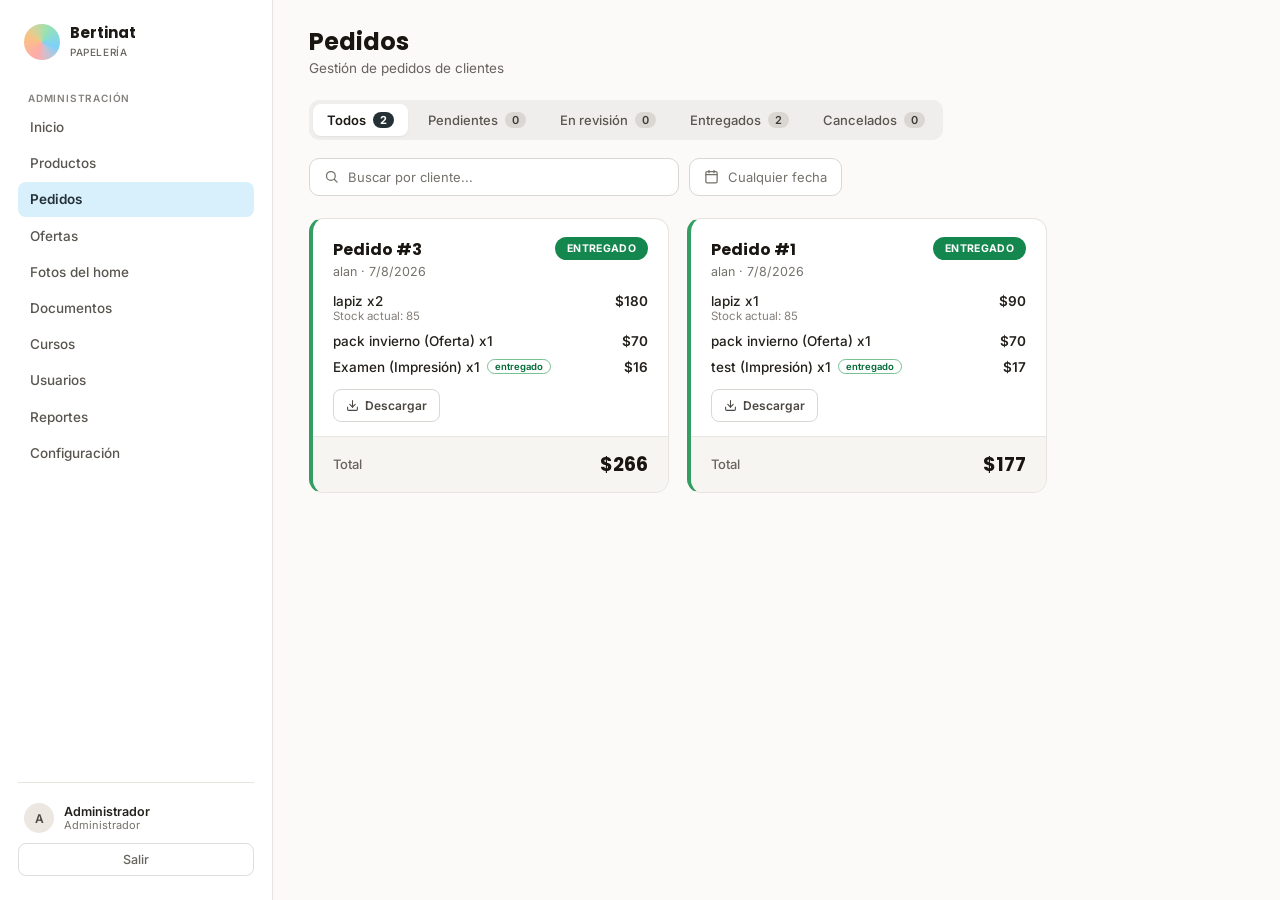
<file: design_handoff_pedidos_admin/Pedidos - 17a.html>
<!DOCTYPE html>
<html>
<head>
<meta charset="utf-8">
<meta name="viewport" content="width=device-width, initial-scale=1">
<title>Pedidos (admin) — 17a</title>
<link rel="preconnect" href="https://fonts.googleapis.com">
<link href="https://fonts.googleapis.com/css2?family=Poppins:wght@600;700&family=Inter:wght@400;500;600;700&display=swap" rel="stylesheet">
<style>
  body { margin: 0; background: oklch(0.985 0.003 75); font-family: 'Inter', system-ui, sans-serif; }
</style>
</head>
<body>

<div style="display:flex; min-height:100vh;">
  <div style="width:236px; flex:none; background:#fff; border-right:1px solid oklch(0.92 0.006 75); display:flex; flex-direction:column; padding:24px 18px;">
    <div style="display:flex; align-items:center; gap:10px; padding:0 6px 24px;">
      <div style="width:36px;height:36px;border-radius:50%; background:conic-gradient(from 200deg, oklch(0.82 0.1 20), oklch(0.85 0.1 70), oklch(0.85 0.1 155), oklch(0.82 0.1 230), oklch(0.82 0.1 20)); flex:none;"></div>
      <div style="font:700 15px/1.2 'Poppins',sans-serif; color:oklch(0.22 0.01 75);">Bertinat<br><span style="font:500 10px/1.2 'Inter',sans-serif; letter-spacing:.06em; color:oklch(0.5 0.01 75); text-transform:uppercase;">Papelería</span></div>
    </div>
    <div style="font:600 10px/1.2 'Inter',sans-serif; letter-spacing:.08em; color:oklch(0.6 0.01 75); text-transform:uppercase; padding:8px 10px 6px;">Administración</div>
    <nav style="display:flex; flex-direction:column; gap:2px;">
      <div style="padding:9px 12px; border-radius:8px; font:500 13.5px/1.2 'Inter'; color:oklch(0.45 0.01 75);">Inicio</div>
      <div style="padding:9px 12px; border-radius:8px; font:500 13.5px/1.2 'Inter'; color:oklch(0.45 0.01 75);">Productos</div>
      <div style="padding:9px 12px; border-radius:8px; font:600 13.5px/1.2 'Inter'; color:oklch(0.3 0.02 230); background:oklch(0.94 0.03 230);">Pedidos</div>
      <div style="padding:9px 12px; border-radius:8px; font:500 13.5px/1.2 'Inter'; color:oklch(0.45 0.01 75);">Ofertas</div>
      <div style="padding:9px 12px; border-radius:8px; font:500 13.5px/1.2 'Inter'; color:oklch(0.45 0.01 75);">Fotos del home</div>
      <div style="padding:9px 12px; border-radius:8px; font:500 13.5px/1.2 'Inter'; color:oklch(0.45 0.01 75);">Documentos</div>
      <div style="padding:9px 12px; border-radius:8px; font:500 13.5px/1.2 'Inter'; color:oklch(0.45 0.01 75);">Cursos</div>
      <div style="padding:9px 12px; border-radius:8px; font:500 13.5px/1.2 'Inter'; color:oklch(0.45 0.01 75);">Usuarios</div>
      <div style="padding:9px 12px; border-radius:8px; font:500 13.5px/1.2 'Inter'; color:oklch(0.45 0.01 75);">Reportes</div>
      <div style="padding:9px 12px; border-radius:8px; font:500 13.5px/1.2 'Inter'; color:oklch(0.45 0.01 75);">Configuración</div>
    </nav>
    <div style="margin-top:auto; padding-top:20px; border-top:1px solid oklch(0.92 0.006 75); display:flex; flex-direction:column; gap:10px;">
      <div style="display:flex; align-items:center; gap:10px; padding:0 6px;">
        <div style="width:30px;height:30px;border-radius:50%;background:oklch(0.93 0.01 75); font:600 12px 'Inter'; color:oklch(0.4 0.01 75); display:flex; align-items:center; justify-content:center;">A</div>
        <div><div style="font:600 12.5px/1.2 'Inter'; color:oklch(0.25 0.01 75);">Administrador</div><div style="font:400 11px/1.2 'Inter'; color:oklch(0.55 0.01 75);">Administrador</div></div>
      </div>
      <div style="text-align:center; padding:8px; border-radius:8px; font:500 12.5px 'Inter'; color:oklch(0.5 0.01 75); border:1px solid oklch(0.9 0.006 75);">Salir</div>
    </div>
  </div>

  <div style="flex:1; min-width:0; padding:28px 36px 36px; background:oklch(0.985 0.003 75);">
    <div style="margin-bottom:22px;">
      <div style="font:700 24px/1.2 'Poppins'; color:oklch(0.2 0.01 75);">Pedidos</div>
      <div style="font:400 13.5px/1.4 'Inter'; color:oklch(0.5 0.01 75); margin-top:2px;">Gestión de pedidos de clientes</div>
    </div>

    <div style="display:flex; gap:6px; background:oklch(0.95 0.004 75); padding:4px; border-radius:10px; width:fit-content; margin-bottom:18px;">
      <div style="display:flex; align-items:center; gap:7px; padding:8px 14px; border-radius:8px; background:#fff; box-shadow:0 1px 2px rgba(0,0,0,.06); font:600 13px 'Inter'; color:oklch(0.22 0.01 75);">Todos <span style="font:700 11px 'Inter'; background:oklch(0.3 0.02 230); color:#fff; padding:1px 7px; border-radius:20px;">2</span></div>
      <div style="display:flex; align-items:center; gap:7px; padding:8px 14px; border-radius:8px; font:500 13px 'Inter'; color:oklch(0.45 0.01 75);">Pendientes <span style="font:600 11px 'Inter'; background:oklch(0.88 0.006 75); color:oklch(0.35 0.01 75); padding:1px 7px; border-radius:20px;">0</span></div>
      <div style="display:flex; align-items:center; gap:7px; padding:8px 14px; border-radius:8px; font:500 13px 'Inter'; color:oklch(0.45 0.01 75);">En revisión <span style="font:600 11px 'Inter'; background:oklch(0.88 0.006 75); color:oklch(0.35 0.01 75); padding:1px 7px; border-radius:20px;">0</span></div>
      <div style="display:flex; align-items:center; gap:7px; padding:8px 14px; border-radius:8px; font:500 13px 'Inter'; color:oklch(0.45 0.01 75);">Entregados <span style="font:600 11px 'Inter'; background:oklch(0.88 0.006 75); color:oklch(0.35 0.01 75); padding:1px 7px; border-radius:20px;">2</span></div>
      <div style="display:flex; align-items:center; gap:7px; padding:8px 14px; border-radius:8px; font:500 13px 'Inter'; color:oklch(0.45 0.01 75);">Cancelados <span style="font:600 11px 'Inter'; background:oklch(0.88 0.006 75); color:oklch(0.35 0.01 75); padding:1px 7px; border-radius:20px;">0</span></div>
    </div>

    <div style="display:flex; gap:10px; margin-bottom:22px;">
      <div style="flex:1; max-width:340px; display:flex; align-items:center; gap:9px; background:#fff; border:1px solid oklch(0.88 0.006 75); border-radius:10px; padding:10px 14px;">
        <svg width="15" height="15" viewBox="0 0 24 24" fill="none" stroke="oklch(0.55 0.01 75)" stroke-width="2" stroke-linecap="round" stroke-linejoin="round"><circle cx="11" cy="11" r="7"/><path d="m21 21-4.3-4.3"/></svg>
        <span style="font:400 13px 'Inter'; color:oklch(0.55 0.01 75);">Buscar por cliente...</span>
      </div>
      <div style="display:flex; align-items:center; gap:9px; background:#fff; border:1px solid oklch(0.88 0.006 75); border-radius:10px; padding:10px 14px;">
        <svg width="15" height="15" viewBox="0 0 24 24" fill="none" stroke="oklch(0.55 0.01 75)" stroke-width="2" stroke-linecap="round" stroke-linejoin="round"><rect x="3" y="4" width="18" height="18" rx="2"/><path d="M3 9h18M8 2v4M16 2v4"/></svg>
        <span style="font:400 13px 'Inter'; color:oklch(0.55 0.01 75);">Cualquier fecha</span>
      </div>
    </div>

    <div style="display:grid; grid-template-columns:repeat(auto-fill, 360px); gap:18px;">

      <div style="background:#fff; border:1px solid oklch(0.92 0.006 75); border-radius:14px; overflow:hidden; border-left:4px solid oklch(0.62 0.13 155);">
        <div style="padding:18px 20px 14px;">
          <div style="display:flex; align-items:flex-start; justify-content:space-between; margin-bottom:14px;">
            <div><div style="font:700 16px 'Poppins'; color:oklch(0.2 0.01 75);">Pedido #3</div><div style="font:400 12.5px 'Inter'; color:oklch(0.55 0.01 75); margin-top:2px;">alan · 7/8/2026</div></div>
            <span style="font:700 10.5px 'Inter'; letter-spacing:.03em; color:#fff; background:oklch(0.55 0.13 155); padding:5px 12px; border-radius:20px;">ENTREGADO</span>
          </div>
          <div style="display:flex; flex-direction:column; gap:10px;">
            <div style="display:flex; align-items:baseline; justify-content:space-between;">
              <div><div style="font:500 13.5px 'Inter'; color:oklch(0.25 0.01 75);">lapiz x2</div><div style="font:400 11.5px 'Inter'; color:oklch(0.6 0.01 75);">Stock actual: 85</div></div>
              <div style="font:600 13.5px 'Inter'; color:oklch(0.25 0.01 75);">$180</div>
            </div>
            <div style="display:flex; align-items:baseline; justify-content:space-between;">
              <div style="font:500 13.5px 'Inter'; color:oklch(0.25 0.01 75);">pack invierno (Oferta) x1</div>
              <div style="font:600 13.5px 'Inter'; color:oklch(0.25 0.01 75);">$70</div>
            </div>
            <div style="display:flex; align-items:baseline; justify-content:space-between;">
              <div style="display:flex; align-items:center; gap:7px;"><span style="font:500 13.5px 'Inter'; color:oklch(0.25 0.01 75);">Examen (Impresión) x1</span><span style="font:600 9.5px 'Inter'; color:oklch(0.45 0.13 155); border:1px solid oklch(0.75 0.1 155); padding:1px 7px; border-radius:20px;">entregado</span></div>
              <div style="font:600 13.5px 'Inter'; color:oklch(0.25 0.01 75);">$16</div>
            </div>
          </div>
          <div style="display:flex; align-items:center; gap:6px; margin-top:14px; font:600 12px 'Inter'; color:oklch(0.4 0.01 75); border:1px solid oklch(0.88 0.006 75); border-radius:8px; padding:8px 12px; width:fit-content;">
            <svg width="13" height="13" viewBox="0 0 24 24" fill="none" stroke="oklch(0.4 0.01 75)" stroke-width="2" stroke-linecap="round" stroke-linejoin="round"><path d="M21 15v4a2 2 0 0 1-2 2H5a2 2 0 0 1-2-2v-4"/><polyline points="7 10 12 15 17 10"/><line x1="12" y1="15" x2="12" y2="3"/></svg>
            Descargar
          </div>
        </div>
        <div style="display:flex; align-items:center; justify-content:space-between; padding:13px 20px; background:oklch(0.97 0.006 75); border-top:1px solid oklch(0.93 0.006 75);">
          <span style="font:500 13px 'Inter'; color:oklch(0.5 0.01 75);">Total</span>
          <span style="font:700 19px 'Poppins'; color:oklch(0.2 0.01 75);">$266</span>
        </div>
      </div>

      <div style="background:#fff; border:1px solid oklch(0.92 0.006 75); border-radius:14px; overflow:hidden; border-left:4px solid oklch(0.62 0.13 155);">
        <div style="padding:18px 20px 14px;">
          <div style="display:flex; align-items:flex-start; justify-content:space-between; margin-bottom:14px;">
            <div><div style="font:700 16px 'Poppins'; color:oklch(0.2 0.01 75);">Pedido #1</div><div style="font:400 12.5px 'Inter'; color:oklch(0.55 0.01 75); margin-top:2px;">alan · 7/8/2026</div></div>
            <span style="font:700 10.5px 'Inter'; letter-spacing:.03em; color:#fff; background:oklch(0.55 0.13 155); padding:5px 12px; border-radius:20px;">ENTREGADO</span>
          </div>
          <div style="display:flex; flex-direction:column; gap:10px;">
            <div style="display:flex; align-items:baseline; justify-content:space-between;">
              <div><div style="font:500 13.5px 'Inter'; color:oklch(0.25 0.01 75);">lapiz x1</div><div style="font:400 11.5px 'Inter'; color:oklch(0.6 0.01 75);">Stock actual: 85</div></div>
              <div style="font:600 13.5px 'Inter'; color:oklch(0.25 0.01 75);">$90</div>
            </div>
            <div style="display:flex; align-items:baseline; justify-content:space-between;">
              <div style="font:500 13.5px 'Inter'; color:oklch(0.25 0.01 75);">pack invierno (Oferta) x1</div>
              <div style="font:600 13.5px 'Inter'; color:oklch(0.25 0.01 75);">$70</div>
            </div>
            <div style="display:flex; align-items:baseline; justify-content:space-between;">
              <div style="display:flex; align-items:center; gap:7px;"><span style="font:500 13.5px 'Inter'; color:oklch(0.25 0.01 75);">test (Impresión) x1</span><span style="font:600 9.5px 'Inter'; color:oklch(0.45 0.13 155); border:1px solid oklch(0.75 0.1 155); padding:1px 7px; border-radius:20px;">entregado</span></div>
              <div style="font:600 13.5px 'Inter'; color:oklch(0.25 0.01 75);">$17</div>
            </div>
          </div>
          <div style="display:flex; align-items:center; gap:6px; margin-top:14px; font:600 12px 'Inter'; color:oklch(0.4 0.01 75); border:1px solid oklch(0.88 0.006 75); border-radius:8px; padding:8px 12px; width:fit-content;">
            <svg width="13" height="13" viewBox="0 0 24 24" fill="none" stroke="oklch(0.4 0.01 75)" stroke-width="2" stroke-linecap="round" stroke-linejoin="round"><path d="M21 15v4a2 2 0 0 1-2 2H5a2 2 0 0 1-2-2v-4"/><polyline points="7 10 12 15 17 10"/><line x1="12" y1="15" x2="12" y2="3"/></svg>
            Descargar
          </div>
        </div>
        <div style="display:flex; align-items:center; justify-content:space-between; padding:13px 20px; background:oklch(0.97 0.006 75); border-top:1px solid oklch(0.93 0.006 75);">
          <span style="font:500 13px 'Inter'; color:oklch(0.5 0.01 75);">Total</span>
          <span style="font:700 19px 'Poppins'; color:oklch(0.2 0.01 75);">$177</span>
        </div>
      </div>

    </div>
  </div>
</div>

</body>
</html>
</file>
